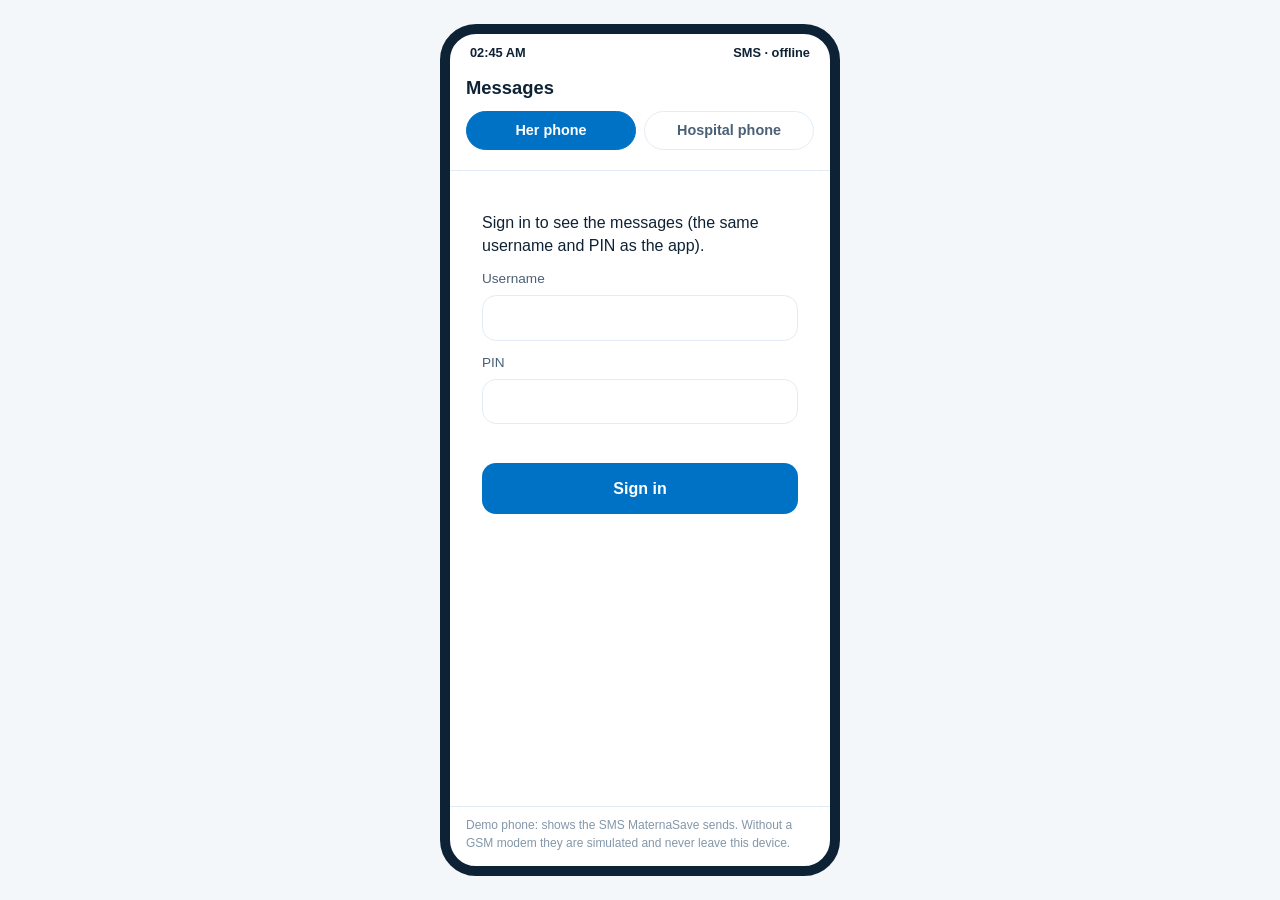
<file: apps/prototype/web/phone.html>
<!doctype html>
<html lang="en">
<head>
  <meta charset="utf-8">
  <meta name="viewport" content="width=device-width, initial-scale=1, viewport-fit=cover">
  <meta name="theme-color" content="#0072C6">
  <title>Demo phone</title>
  <link rel="icon" href="data:image/svg+xml,%3Csvg xmlns='http://www.w3.org/2000/svg' viewBox='0 0 32 32'%3E%3Crect width='32' height='32' rx='9' fill='%230072C6'/%3E%3Cpath d='M16 8v16M8 16h16' stroke='white' stroke-width='4' stroke-linecap='round'/%3E%3C/svg%3E">
  <style>
    /* Demo phone: shows the SMS messages Ovamha sends (simulated or by GSM modem), as they arrive. */
    :root { --blue: #0072C6; --blue-50: #EAF4FC; --ink: #0E2235; --ink-2: #4A6075; --ink-3: #8397A9; --line: #E3ECF4; --bg: #F4F7FA; --card: #fff; --amber: #B45F06; --amber-50: #FFF4E5; --green: #12805C; --green-50: #E7F6F0; }
    * { box-sizing: border-box; }
    body { margin: 0; background: var(--bg); color: var(--ink); font: 16px/1.45 -apple-system, BlinkMacSystemFont, "Segoe UI", Roboto, sans-serif; display: flex; justify-content: center; min-height: 100vh; }
    .phone { width: 100%; max-width: 400px; background: var(--card); min-height: 100vh; display: flex; flex-direction: column; }
    @media (min-width: 520px) { body { padding: 24px 16px; } .phone { min-height: 760px; max-height: 860px; border-radius: 36px; border: 10px solid #0E2235; overflow: hidden; } }
    .status { display: flex; justify-content: space-between; padding: 10px 20px 4px; font-size: .8rem; font-weight: 600; }
    header { padding: 8px 16px 12px; border-bottom: 1px solid var(--line); }
    header h1 { font-size: 1.15rem; margin: 0 0 10px; }
    .tabs { display: flex; gap: 8px; }
    .tabs button { flex: 1; border: 1px solid var(--line); background: var(--card); border-radius: 999px; padding: 8px 10px; font: inherit; font-size: .9rem; font-weight: 600; color: var(--ink-2); cursor: pointer; }
    .tabs button.on { background: var(--blue); border-color: var(--blue); color: #fff; }
    .who { font-size: .8rem; color: var(--ink-3); margin-top: 8px; }
    main { flex: 1; overflow-y: auto; padding: 16px; display: flex; flex-direction: column; gap: 10px; }
    .day { align-self: center; font-size: .75rem; color: var(--ink-3); }
    .msg { max-width: 85%; padding: 10px 14px; border-radius: 18px; font-size: .95rem; word-break: break-word; }
    .msg.in { align-self: flex-start; background: var(--blue-50); border-bottom-left-radius: 6px; }
    .msg.out { align-self: flex-end; background: var(--blue); color: #fff; border-bottom-right-radius: 6px; }
    .msg .meta { display: block; font-size: .72rem; opacity: .7; margin-top: 4px; }
    .msg.new { animation: pop .5s ease; }
    @keyframes pop { from { transform: scale(.9); opacity: 0; } to { transform: none; opacity: 1; } }
    .badge { display: inline-block; font-size: .7rem; font-weight: 700; padding: 2px 8px; border-radius: 999px; margin-left: 6px; }
    .badge.sim { background: var(--amber-50); color: var(--amber); }
    .badge.gsm { background: var(--green-50); color: var(--green); }
    .empty { color: var(--ink-3); text-align: center; margin-top: 40px; font-size: .95rem; }
    .banner { position: fixed; top: 12px; left: 50%; transform: translateX(-50%); background: var(--ink); color: #fff; padding: 10px 16px; border-radius: 14px; font-size: .9rem; box-shadow: 0 8px 24px rgba(14,34,53,.25); display: none; max-width: 360px; }
    form { padding: 24px 16px; display: grid; gap: 12px; }
    form label { font-size: .85rem; color: var(--ink-2); display: grid; gap: 6px; }
    form input { font: inherit; padding: 12px 14px; border: 1px solid var(--line); border-radius: 14px; }
    form button { font: inherit; font-weight: 700; padding: 14px; border: 0; border-radius: 14px; background: var(--blue); color: #fff; cursor: pointer; }
    .err { color: #C62828; font-size: .9rem; min-height: 1em; }
    footer { padding: 10px 16px 14px; font-size: .75rem; color: var(--ink-3); border-top: 1px solid var(--line); }
  </style>
</head>
<body>
  <div class="phone">
    <div class="status"><span id="clock"></span><span>SMS · offline</span></div>
    <header>
      <h1>Messages</h1>
      <div class="tabs" role="tablist">
        <button class="on" data-tab="her" role="tab">Her phone</button>
        <button data-tab="hospital" role="tab">Hospital phone</button>
      </div>
      <div class="who" id="who"></div>
    </header>
    <main id="list"></main>
    <footer>Demo phone: shows the SMS MaternaSave sends. Without a GSM modem they are simulated and never leave this device.</footer>
  </div>
  <div class="banner" id="banner"></div>
  <script>
    const esc = (s) => String(s ?? "").replace(/[&<>"']/g, (c) => ({ "&": "&amp;", "<": "&lt;", ">": "&gt;", '"': "&quot;", "'": "&#39;" }[c]));
    let token = null, tab = "her", seen = null, data = { messages: [], hospital: "" };
    try { token = (JSON.parse(localStorage.getItem("ovamha") || sessionStorage.getItem("ovamha")) || {}).token || null; } catch { /* storage blocked */ }
    try { token = token || sessionStorage.getItem("ovamha-phone"); } catch { /* storage blocked */ }

    function clock() { document.getElementById("clock").textContent = new Date().toLocaleTimeString([], { hour: "2-digit", minute: "2-digit" }); }
    setInterval(clock, 10000); clock();

    function signIn(msg = "") {
      document.getElementById("list").innerHTML = `<form id="f"><div>Sign in to see the messages (the same username and PIN as the app).</div>
        <label>Username<input id="u" autocomplete="username" required></label>
        <label>PIN<input id="p" type="password" inputmode="numeric" autocomplete="current-password" required></label>
        <div class="err">${esc(msg)}</div><button>Sign in</button></form>`;
      document.getElementById("f").onsubmit = async (e) => {
        e.preventDefault();
        const r = await fetch("/api/login", { method: "POST", headers: { "Content-Type": "application/json" },
          body: JSON.stringify({ username: document.getElementById("u").value, pin: document.getElementById("p").value }) });
        if (!r.ok) return signIn((await r.json()).detail || "Could not sign in.");
        token = (await r.json()).token;
        try { sessionStorage.setItem("ovamha-phone", token); } catch { /* fine */ }
        poll();
      };
    }

    function render() {
      const hosp = data.hospital;
      const mine = data.messages.filter((m) => tab === "hospital" ? m.number === hosp : m.number !== hosp);
      document.getElementById("who").textContent = tab === "hospital" ? `Referral hospital ${hosp}` : `The woman's phone${mine[0] ? " " + mine[mine.length - 1].number : ""}`;
      const list = document.getElementById("list");
      if (!mine.length) {
        list.innerHTML = `<div class="empty">${tab === "hospital" ? "No referral messages yet. They arrive when a worker refers urgently." : "No reminders yet. One arrives when a visit ends and she agreed to SMS reminders."}</div>`;
        return;
      }
      list.innerHTML = mine.map((m) => {
        const t = new Date(m.at), dir = m.direction === "out" ? "in" : "out";  // Ovamha's "out" is this phone's "in"
        const ch = m.channel === "SIMULATED" ? `<span class="badge sim">Simulated</span>` : `<span class="badge gsm">${m.channel === "android-emulator" ? "Android emulator" : "GSM"}</span>`;
        const isNew = seen && !seen.has(m.at + m.text);
        return `<div class="msg ${dir} ${isNew ? "new" : ""}">${dir === "in" ? "<b>OVAMHA</b><br>" : ""}${esc(m.text)}
          <span class="meta">${t.toLocaleDateString([], { day: "numeric", month: "short" })} ${t.toLocaleTimeString([], { hour: "2-digit", minute: "2-digit" })}${ch}</span></div>`;
      }).join("");
      list.scrollTop = list.scrollHeight;
    }

    async function poll() {
      if (!token) return signIn();
      const r = await fetch("/api/sms/log", { headers: { Authorization: "Bearer " + token } }).catch(() => null);
      if (!r) return setTimeout(poll, 3000);
      if (r.status === 401) { token = null; try { sessionStorage.removeItem("ovamha-phone"); } catch { /* fine */ } return signIn("Please sign in again."); }
      data = await r.json();
      const keys = new Set(data.messages.map((m) => m.at + m.text));
      const fresh = seen ? data.messages.filter((m) => !seen.has(m.at + m.text) && m.direction === "out") : [];
      if (fresh.length) {
        const m = fresh[fresh.length - 1], to = m.number === data.hospital ? "hospital" : "her";
        tab = to; document.querySelectorAll("[data-tab]").forEach((b) => b.classList.toggle("on", b.dataset.tab === tab));
        const b = document.getElementById("banner");
        b.textContent = `New SMS to ${to === "hospital" ? "the hospital" : "her phone"}: ${m.text.slice(0, 60)}…`;
        b.style.display = "block"; setTimeout(() => { b.style.display = "none"; }, 4000);
        if (navigator.vibrate) navigator.vibrate(200);
      }
      render();
      seen = keys;
      setTimeout(poll, 3000);
    }
    document.querySelectorAll("[data-tab]").forEach((b) => b.onclick = () => {
      tab = b.dataset.tab; document.querySelectorAll("[data-tab]").forEach((x) => x.classList.toggle("on", x === b)); render();
    });
    poll();
  </script>
</body>
</html>
</file>
